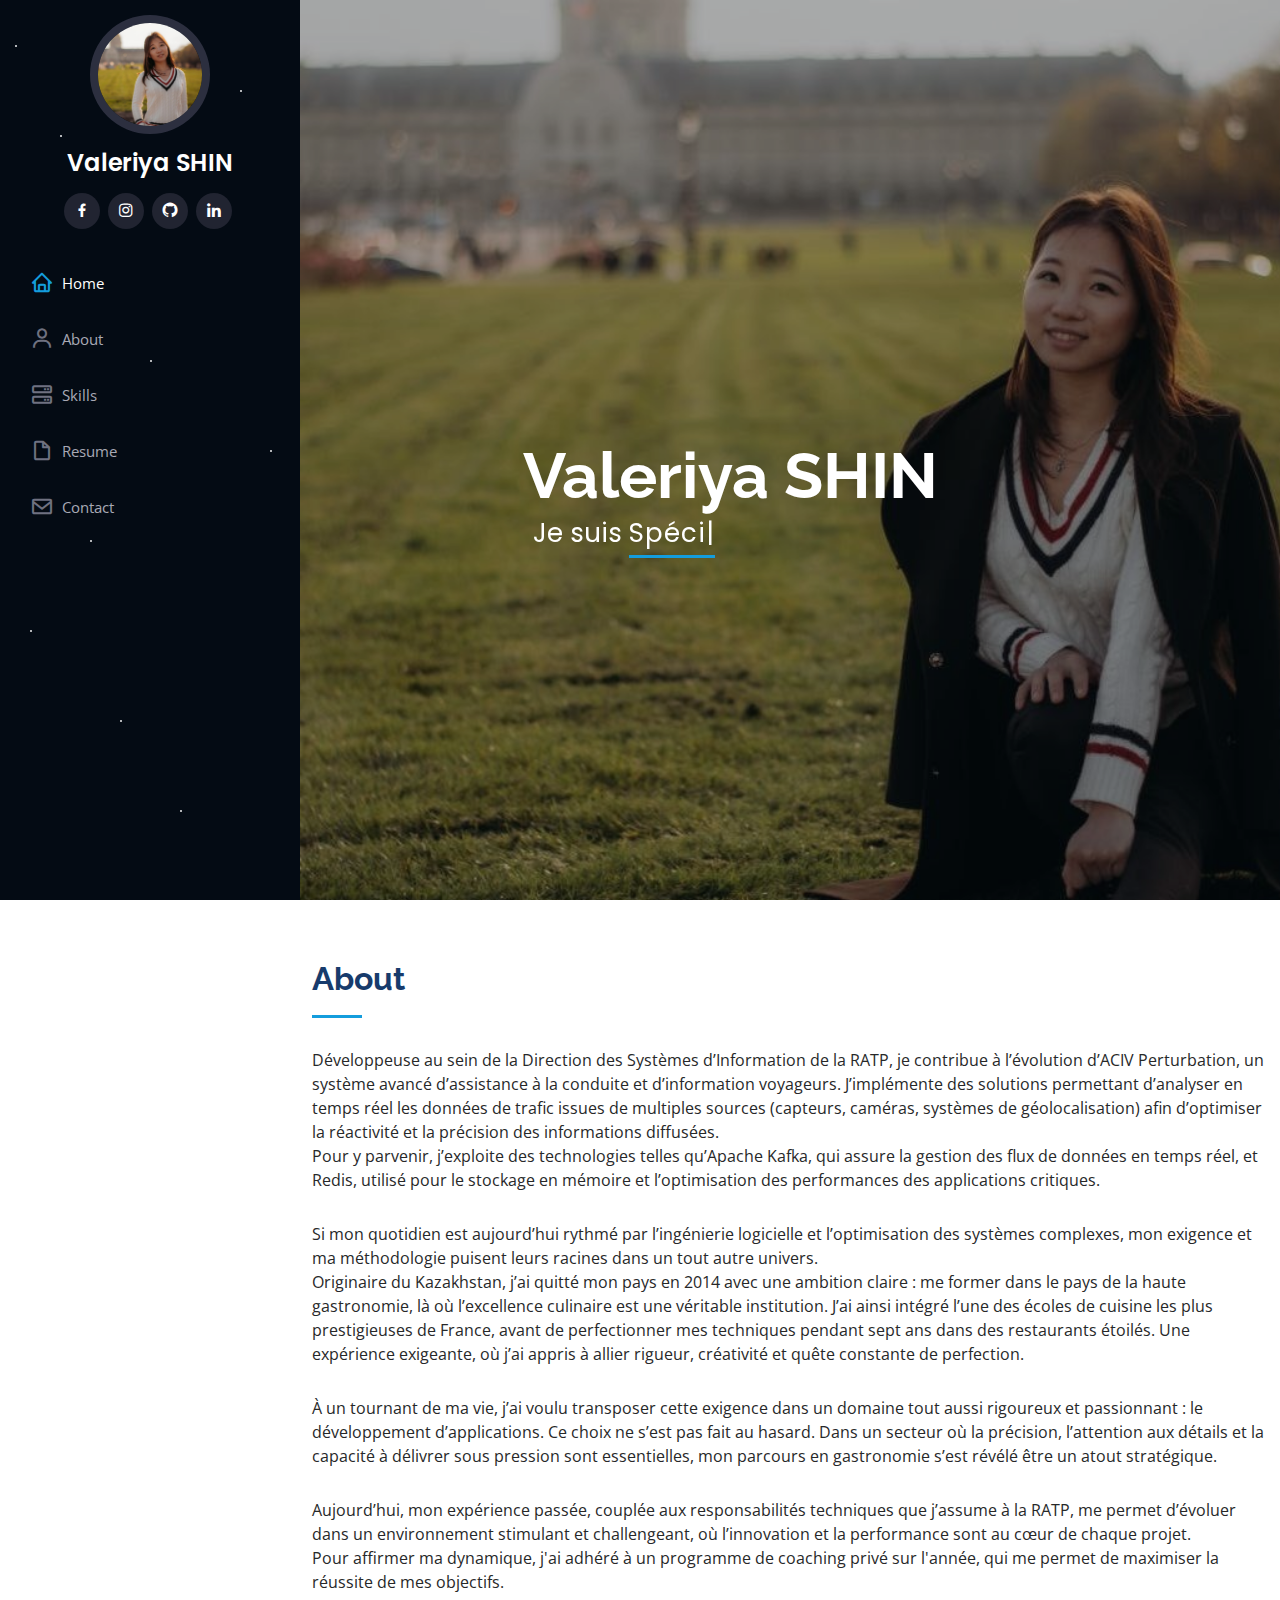
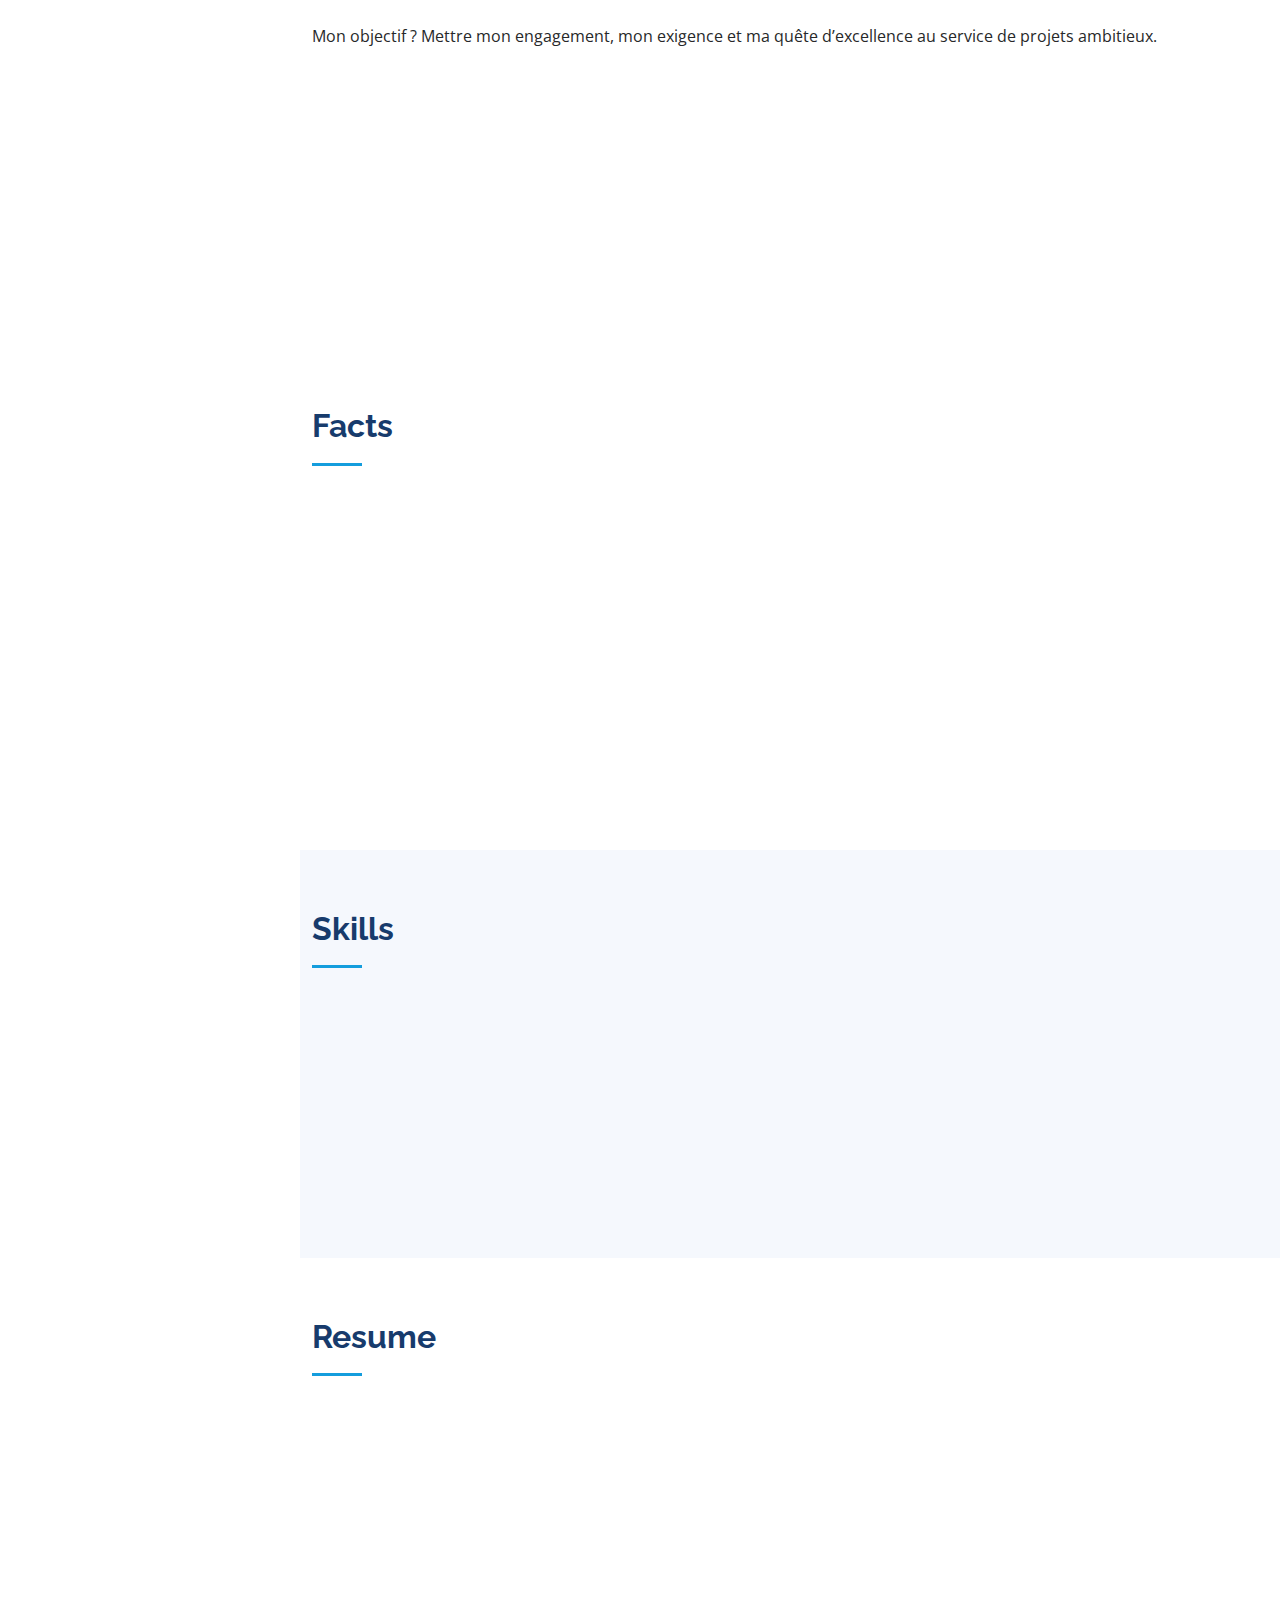
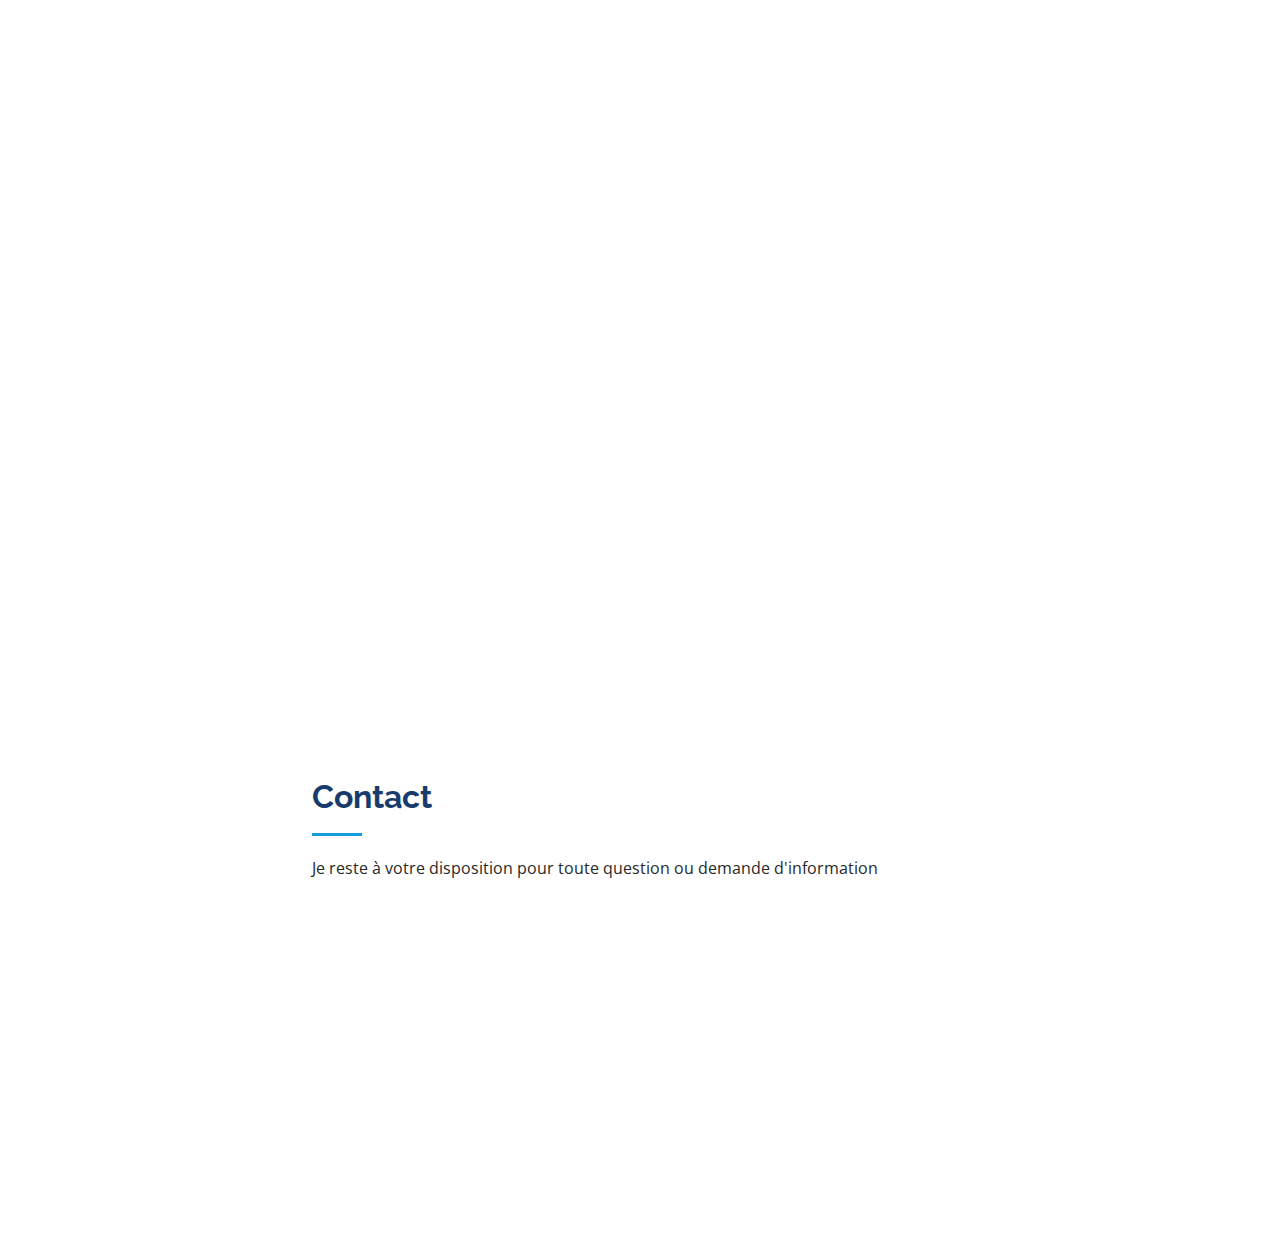
<file: index.html>
<!DOCTYPE html>
<html lang="fr">

<head>
  <meta charset="utf-8">
  <meta content="width=device-width, initial-scale=1.0" name="viewport">

  <title>Portfolio Valeriya SHIN</title>
  <meta content="" name="description">
  <meta content="" name="keywords">

  <!-- Favicons -->
  <link href="assets/img/favicon.png" rel="icon">
  <link href="assets/img/apple-touch-icon.png" rel="apple-touch-icon">

  <!-- Google Fonts -->
  <link
    href="https://fonts.googleapis.com/css?family=Open+Sans:300,300i,400,400i,600,600i,700,700i|Raleway:300,300i,400,400i,500,500i,600,600i,700,700i|Poppins:300,300i,400,400i,500,500i,600,600i,700,700i"
    rel="stylesheet">

  <!-- Vendor CSS Files -->
  <link href="assets/vendor/aos/aos.css" rel="stylesheet">
  <link href="assets/vendor/bootstrap/css/bootstrap.min.css" rel="stylesheet">
  <link href="assets/vendor/bootstrap-icons/bootstrap-icons.css" rel="stylesheet">
  <link href="assets/vendor/boxicons/css/boxicons.min.css" rel="stylesheet">
  <link href="assets/vendor/glightbox/css/glightbox.min.css" rel="stylesheet">
  <link href="assets/vendor/swiper/swiper-bundle.min.css" rel="stylesheet">

  <!-- Template Main CSS File -->
  <link href="assets/css/styles.css" rel="stylesheet">

</head>

<body>
  <!-- ======= Mobile nav toggle button ======= -->
  <i class="bi bi-list mobile-nav-toggle d-xl-none"></i>
  <!-- ======= Header ======= -->
  <header id="header">
    <!-- Start Stars -->
    <div class="stars-container">
      <div class="star"></div>
      <div class="star"></div>
      <div class="star"></div>
      <div class="star"></div>
      <div class="star"></div>
      <div class="star"></div>
      <div class="star"></div>
      <div class="star"></div>
      <div class="star"></div>
      <div class="star"></div>
    </div>
    <!-- End Stars -->
    <div class="d-flex flex-column">
      <div class="profile">
        <img src="assets/img/profil.jpg" alt="" class="img-fluid rounded-circle">
        <h1 class="text-light"><a href="index.html">Valeriya SHIN</a></h1>
        <div class="social-links mt-3 text-center">
          <a href="https://www.facebook.com/vs1518" class="facebook"><i class="bx bxl-facebook"></i></a>
          <a href="https://www.instagram.com/vs1518/" class="instagram"><i class="bx bxl-instagram"></i></a>
          <a href="https://github.com/vs1518" class="google-plus"><i class="bx bxl-github"></i></a>
          <a href="https://www.linkedin.com/in/vs1518/" class="linkedin"><i class="bx bxl-linkedin"></i></a>
        </div>
      </div>

      <nav id="" class="nav-menu navbar">
        <ul>
          <li><a href="#hero" class="nav-link scrollto active"><i class="bx bx-home"></i> <span>Home</span></a></li>
          <li><a href="#about" class="nav-link scrollto"><i class="bx bx-user"></i> <span>About</span></a></li>
          <li><a href="#skills" class="nav-link scrollto"><i class="bx bx-server"></i> <span>Skills</span></a></li>
          <li><a href="#resume" class="nav-link scrollto"><i class="bx bx-file-blank"></i> <span>Resume</span></a></li>
          <li><a href="#contact" class="nav-link scrollto"><i class="bx bx-envelope"></i> <span>Contact</span></a></li>
        </ul>
      </nav><!-- .nav-menu -->
    </div>
  </header><!-- End Header -->

  <!-- ======= Hero Section ======= -->
  <section id="hero" class="d-flex flex-column justify-content-center align-items-center">
    <div class="hero-container" data-aos="fade-in">
      <h1>Valeriya SHIN</h1>
      <p>Je suis <span class="typed" data-typed-items="Spécialiste Java Spring & AWS , En alternance à la DSI RATP"></span></p>

    </div>
  </section><!-- End Hero -->

  <main id="main">

    <!-- ======= About Section ======= -->
    <section id="about" class="about">
      <div class="container">

        <div class="section-title">
          <h2>About</h2>
            <p class="space-before-1">Développeuse au sein de la Direction des Systèmes d’Information de la RATP, 
              je contribue à l’évolution d’ACIV Perturbation, un système avancé d’assistance à la conduite et d’information voyageurs. J’implémente des solutions permettant d’analyser en temps réel les données de trafic issues de multiples sources (capteurs, caméras, systèmes de géolocalisation) afin d’optimiser la réactivité et la précision des informations diffusées.</p>
              <p>Pour y parvenir, j’exploite des technologies telles qu’Apache Kafka, qui assure la gestion des flux de données en temps réel, et Redis, utilisé pour le 
              stockage en mémoire et l’optimisation des performances des applications critiques.</p>
            <p class="space-before-1">Si mon quotidien est aujourd’hui rythmé par l’ingénierie logicielle et l’optimisation des systèmes complexes, mon exigence et ma méthodologie puisent leurs racines dans un tout autre univers.</p>
            <p>Originaire du Kazakhstan, j’ai quitté mon pays en 2014 avec une ambition claire : me former dans le pays de la haute gastronomie, là où l’excellence culinaire est une véritable institution. J’ai ainsi intégré l’une des écoles de cuisine les plus prestigieuses de France, avant de perfectionner mes 
            techniques pendant sept ans dans des restaurants étoilés. Une expérience exigeante, où j’ai appris à allier rigueur, créativité et quête constante de perfection.</p>
            <p class="space-before-1">À un tournant de ma vie, j’ai voulu transposer cette exigence dans un domaine tout aussi rigoureux et passionnant : le développement d’applications. Ce choix ne s’est pas fait au hasard. Dans un secteur où la précision, l’attention aux détails et la capacité à délivrer sous pression sont essentielles, mon parcours en gastronomie s’est révélé être un atout stratégique.</p>
            <p class="space-before-1">Aujourd’hui, mon expérience passée, couplée aux responsabilités techniques que j’assume à la RATP, me permet d’évoluer dans un environnement stimulant et challengeant, où l’innovation et la performance sont au cœur de chaque projet.</p>
            <p>Pour affirmer ma dynamique, j'ai adhéré à un programme de coaching privé sur l'année, qui me permet de maximiser la réussite de mes objectifs.</p>
            <p class="space-before-1">Mon objectif ? Mettre mon engagement, mon exigence et ma quête d’excellence au service de projets ambitieux.</p>
        

        </div>

        <div class="row">
          <div class="col-lg-4" data-aos="fade-right">
            <img src="assets/img/profil.jpg" class="img-fluid" alt="">
          </div>
          <div class="col-lg-8 pt-4 pt-lg-0 content" data-aos="fade-left">
            <h3>Web Développeuse</h3>
            <div class="row">
              <div class="col-lg-6">
                <ul>
                  <li><i class="bi bi-chevron-right"></i> <strong>Birthday:</strong> <span>18 août 1995</span></li>
                  <li><i class="bi bi-chevron-right"></i> <strong>Phone:</strong> <span>+33 7 83 16 61 77</span></li>
                  <li><i class="bi bi-chevron-right"></i> <strong>City:</strong> <span>Paris, France</span></li>
                </ul>
              </div>
              <div class="col-lg-6">
                <ul>
                  <li><i class="bi bi-chevron-right"></i> <strong>Degree:</strong> <span>Master EFREI</span></li>
                  <li><i class="bi bi-chevron-right"></i> <strong>Email:</strong>
                    <span>shinvaleriya1808@gmail.com</span></li>
                </ul>
              </div>
            </div>
          </div>
        </div>

      </div>
    </section><!-- End About Section -->

    <!-- ======= Facts Section ======= -->
    <section id="facts" class="facts">
      <div class="container">

        <div class="section-title">
          <h2>Facts</h2>
        </div>

        <div class="row no-gutters">

          <div class="col-lg-3 col-md-6 d-md-flex align-items-md-stretch" data-aos="fade-up">
            <div class="count-box">
              <i class="bi bi-people"></i>
              <span data-purecounter-start="0" data-purecounter-end="5" data-purecounter-duration="1"
                class="purecounter"></span>
              <p><strong>Langues</strong> : 
                <br><em>russe</em>(langue maternelle), 
                <br><em>français</em>(courant), 
                <br><em>anglais</em> (courant), 
                <br><em>kazakhe</em>(notions), 
                <br><em>allemande </em>(notions)</p>
            </div>
          </div>

          <div class="col-lg-3 col-md-6 d-md-flex align-items-md-stretch" data-aos="fade-up" data-aos-delay="100">
            <div class="count-box">
              <i class="bi bi-calendar-event"></i>
              <span data-purecounter-start="0" data-purecounter-end="7" data-purecounter-duration="1"
                class="purecounter"></span>
              <p><strong>Années </strong> à travaillé dans les restaurants etoilés</p>
            </div>
          </div>

          <div class="col-lg-3 col-md-6 d-md-flex align-items-md-stretch" data-aos="fade-up" data-aos-delay="200">
            <div class="count-box">
              <i class="bi bi-hourglass"></i>
              <span data-purecounter-start="0" data-purecounter-end="2000" data-purecounter-duration="1"
                class="purecounter"></span>
              <p><strong>Heures de travail</strong> non-stop</p>
            </div>
          </div>

          <div class="col-lg-3 col-md-6 d-md-flex align-items-md-stretch" data-aos="fade-up" data-aos-delay="300">
            <div class="count-box">
              <i class="bi bi-file-earmark-check"></i>
              <span data-purecounter-start="0" data-purecounter-end="15" data-purecounter-duration="1"
                class="purecounter"></span>
              <p><strong>Projets</strong> réussis en équipe</p>
            </div>
          </div>

        </div>

      </div>
    </section><!-- End Facts Section -->

    <!-- ======= Skills Section ======= -->
    <section id="skills" class="skills section-bg">
      <div class="container">

        <div class="section-title">
          <h2>Skills</h2>
        </div>

        <div class="row skills-content">

          <div class="col-lg-6" data-aos="fade-up">

            <div class="progress">
              <span class="skill">Java<i class="val">90%</i></span>
              <div class="progress-bar-wrap">
                <div class="progress-bar" role="progressbar" aria-valuenow="90" aria-valuemin="0" aria-valuemax="100">
                </div>
              </div>
            </div>

            <div class="progress">
              <span class="skill">Spring <i class="val">90%</i></span>
              <div class="progress-bar-wrap">
                <div class="progress-bar" role="progressbar" aria-valuenow="90" aria-valuemin="0" aria-valuemax="100">
                </div>
              </div>
            </div>

            <div class="progress">
              <span class="skill">AWS <i class="val">80%</i></span>
              <div class="progress-bar-wrap">
                <div class="progress-bar" role="progressbar" aria-valuenow="80" aria-valuemin="0" aria-valuemax="100">
                </div>
              </div>
            </div>

          </div>

          <div class="col-lg-6" data-aos="fade-up" data-aos-delay="100">
          </div>

        </div>

      </div>
    </section><!-- End Skills Section -->

    <!-- ======= Resume Section ======= -->
    <section id="resume" class="resume">
      <div class="container">

        <div class="section-title">
          <h2>Resume</h2>
        </div>

        <div class="row">
          <div class="col-lg-6" data-aos="fade-up">
            <h3 class="resume-title">Education</h3>
            <div class="resume-item">
              <h4>Diplôme de Dev Manager FullStack<p>Bac +5</p>
              </h4>
              <h5>en cours</h5>
              <p><em>EFREI, Paris, France</em></p>
              <p>EFREI forme des experts en technologies de l'information, combinant excellence technique et compétences en innovation pour répondre aux enjeux du numérique et du digital.</p>

            </div>

            <div class="resume-item">
              <h4>Diplôme de concepteur développeur d’application <p>Bac +3/4</p>
              </h4>
              <h5>2023</h5>
              <p><em>DesCodeuses, Paris, France</em></p>
              <p>DesCodeuses transforme les trajectoires sociales des femmes des quartiers populaires grâce aux métiers Tech et à l'empowerment collectif. </p>
            </div>

            <div class="resume-item">
              <h4>Diplôme de cuisine</h4>
              <h5>2014-2015</h5>
              <p><em>Le Cordon Bleu, Paris, France</em></p>
              <p>Le Cordon Bleu Paris est une école culinaire de renommée internationale, qui a formé certains des plus grands chefs du monde.  </p>
            </div>
          </div>
          <div class="col-lg-6" data-aos="fade-up" data-aos-delay="100">
            <h3 class="resume-title">Professional Experience</h3>
            <div class="resume-item">
              <h4>Cheffe de cuisine</h4>
              <h5>2021-2022</h5>
              <p><em>Paris, France </em></p>
              <ul>
                <li>Création de menus innovants en utilisant des ingrédients frais et locaux,</li>
                <li>Gestion efficace des approvisionnements, des inventaires et des coûts </li>
                <li>Encadrement du personnel de cuisine, planification des horaires, gestion des tâches</li>
                <li>Collaboration avec les fournisseurs</li>
                <li>Élaboration et application des normes d'hygiène et de sécurité alimentaire</li>
              </ul>
            </div>
            <div class="resume-item">
              <h4>Chef de partie</h4>
              <h5>2021-2016
              </h5>
              <p><em>Paris, France </em></p>
              <ul>
                <li>Préparation des garnitures, sauces et autres composants nécessaires pour les différents</li>
                <li>Supervision de la cuisson des aliments, du dressage des assiettes</li>
                <li>Formation et encadrement des apprentis et des commis de cuisine</li>
                <li>Contribution à l'élaboration des menus et à l'amélioration des recettes</li>
              </ul>
            </div>
          </div>
        </div>

      </div>
    </section><!-- End Resume Section -->

    <section id="contact" class="contact">
      <div class="container">

        <div class="section-title">
          <h2>Contact</h2>
          <p>Je reste à votre disposition pour toute question ou demande d'information</p>
        </div>

        <div class="row" data-aos="fade-in">

              <div class="email">
                <i class="bi bi-envelope"></i>
                <h4>Email:</h4>
                <p>shinvaleriya1808@gmail.com</p>
              </div>

              <div class="phone">
                <i class="bi bi-phone"></i>
                <h4>Portable:</h4>
                <p>+33 7 83 16 61 77</p>
              </div>
            </div>
        </div>

      </div>
    </section><!-- End Contact Section -->

  </main><!-- End #main -->



  <a href="#" class="back-to-top d-flex align-items-center justify-content-center"><i
      class="bi bi-arrow-up-short"></i></a>

  <!-- Vendor JS Files -->
  <script src="assets/vendor/purecounter/purecounter_vanilla.js"></script>
  <script src="assets/vendor/aos/aos.js"></script>
  <script src="assets/vendor/bootstrap/js/bootstrap.bundle.min.js"></script>
  <script src="assets/vendor/glightbox/js/glightbox.min.js"></script>
  <script src="assets/vendor/isotope-layout/isotope.pkgd.min.js"></script>
  <script src="assets/vendor/swiper/swiper-bundle.min.js"></script>
  <script src="assets/vendor/typed.js/typed.min.js"></script>
  <script src="assets/vendor/waypoints/noframework.waypoints.js"></script>
  <script src="assets/vendor/php-email-form/validate.js"></script>

  <!-- Template Main JS File -->
  <script src="assets/js/main.js"></script>
  <script src="https://code.jquery.com/jquery-1.7.1.min.js" type="text/javascript"></script>


</body>

</html>
</file>
<file: assets/css/styles.css>
/**
* Template Name: iPortfolio
* Updated: Mar 10 2023 with Bootstrap v5.2.3
* Template URL: https://bootstrapmade.com/iportfolio-bootstrap-portfolio-websites-template/
* Author: BootstrapMade.com
* License: https://bootstrapmade.com/license/
*/

/*--------------------------------------------------------------
# General
--------------------------------------------------------------*/


body {
  font-family: "Open Sans", sans-serif;
  color: #272829;
}


.space-before-1 {
  margin-top: 30px;
}

a {
  color: #149ddd;
  text-decoration: none;
}

a:hover {
  color: #37b3ed;
  text-decoration: none;
}

h1,
h2,
h3,
h4,
h5,
h6 {
  font-family: "Raleway", sans-serif;
}

/*--------------------------------------------------------------
# Back to top button
--------------------------------------------------------------*/
.back-to-top {
  position: fixed;
  visibility: hidden;
  opacity: 0;
  right: 15px;
  bottom: 15px;
  z-index: 996;
  background: #149ddd;
  width: 40px;
  height: 40px;
  border-radius: 50px;
  transition: all 0.4s;
}

.back-to-top i {
  font-size: 28px;
  color: #fff;
  line-height: 0;
}

.back-to-top:hover {
  background: #2eafec;
  color: #fff;
}

.back-to-top.active {
  visibility: visible;
  opacity: 1;
}

/*--------------------------------------------------------------
# Header
-------------
------------------------------------------------*/
/* Start Stars */
.stars-container {
  position: absolute;
  top: 0;
  left: 0;
  width: 100%;
  height: 100%;
  overflow: hidden;
}

.star {
  position: absolute;
  width: 2px;
  height: 2px;
  background-color: #fff;
  opacity: 0.7;
  animation: moveStars linear infinite;
}

@keyframes moveStars {
  0% { transform: translateY(0); }
  100% { transform: translateY(100vh); }
}

/* Add more star styles as needed */
.star:nth-child(1) { left: 5%; top: 5%; animation-duration: 20s; }
.star:nth-child(2) { left: 20%; top: 15%; animation-duration: 50s; }
.star:nth-child(3) { left: 70%; top: 25%; animation-duration: 20s; }
.star:nth-child(4) { left: 80%; top: 10%; animation-duration: 40s; }
.star:nth-child(5) { left: 50%; top: 40%; animation-duration: 30s; }
.star:nth-child(6) { left: 30%; top: 60%; animation-duration: 36s; }
.star:nth-child(7) { left: 10%; top: 70%; animation-duration: 24s; }
.star:nth-child(8) { left: 40%; top: 80%; animation-duration: 22s; }
.star:nth-child(9) { left: 90%; top: 50%; animation-duration: 30s; }
.star:nth-child(10) { left: 60%; top: 90%; animation-duration: 31s; }
.star:nth-child(11) { left: 15%; top: 85%; animation-duration: 37s; }
.star:nth-child(12) { left: 75%; top: 75%; animation-duration: 28s; }
/* End Stars */


#header {
  position: fixed;
  top: 0;
  left: 0;
  bottom: 0;
  width: 300px;
  transition: all ease-in-out 0.5s;
  z-index: 9997;
  transition: all 0.5s;
  padding: 0 15px;
  background: #040b14;
  overflow-y: hidden;
}

#header .profile img {
  margin: 15px auto;
  display: block;
  width: 120px;
  border: 8px solid #2c2f3f;
}

#header .profile h1 {
  font-size: 24px;
  margin: 0;
  padding: 0;
  font-weight: 600;
  -moz-text-align-last: center;
  text-align-last: center;
  font-family: "Poppins", sans-serif;
}

#header .profile h1 a,
#header .profile h1 a:hover {
  color: #fff;
  text-decoration: none;
}

#header .profile .social-links a {
  font-size: 18px;
  display: inline-block;
  background: #212431;
  color: #fff;
  line-height: 1;
  padding: 8px 0;
  margin-right: 4px;
  border-radius: 50%;
  text-align: center;
  width: 36px;
  height: 36px;
  transition: 0.3s;
  position: relative;
}

#header .profile .social-links a:hover {
  background: #149ddd;
  color: #fff;
  text-decoration: none;
}

#main {
  margin-left: 300px;
}



@media (max-width: 1199px) {
  #header {
    left: -300px;
  }

  #main {
    margin-left: 0;
  }
}

/*--------------------------------------------------------------
# Navigation Menu
--------------------------------------------------------------*/
/* Desktop Navigation */
.nav-menu {
  padding: 30px 0 0 0;
}

.nav-menu * {
  margin: 0;
  padding: 0;
  list-style: none;
}

.nav-menu>ul>li {
  position: relative;
  white-space: nowrap;
}

.nav-menu a,
.nav-menu a:focus {
  display: flex;
  align-items: center;
  color: #a8a9b4;
  padding: 12px 15px;
  margin-bottom: 8px;
  transition: 0.3s;
  font-size: 15px;
}

.nav-menu a i,
.nav-menu a:focus i {
  font-size: 24px;
  padding-right: 8px; 
  color: #6f7180;
}

.nav-menu a:hover,
.nav-menu .active,
.nav-menu .active:focus,
.nav-menu li:hover>a {
  text-decoration: none;
  color: #fff;
}

.nav-menu a:hover i,
.nav-menu .active i,
.nav-menu .active:focus i,
.nav-menu li:hover>a i {
  color: #149ddd;
}

/* Mobile Navigation */
.mobile-nav-toggle {
  position: fixed;
  left: 15px;
  top: 15px;
  z-index: 9998;
  border: 0;
  font-size: 24px;
  transition: all 0.4s;
  outline: none !important;
  background-color: #149ddd;
  color: #fff;
  width: 40px;
  height: 40px;
  display: inline-flex;
  align-items: center;
  justify-content: center;
  line-height: 0;
  border-radius: 50px;
  cursor: pointer;
}

.mobile-nav-active {
  overflow: hidden;
}

.mobile-nav-active #header {
  left: 0;
}

/*--------------------------------------------------------------
# Hero Section
--------------------------------------------------------------*/
#hero {
  width: 100%;
  height: 100vh;
  background: url("../img/Profil2.jpg");
  background-size: cover;
}

#hero:before {
  content: "";
  background: rgba(5, 13, 24, 0.3);
  position: absolute;
  bottom: 0;
  top: 0;
  left: 0;
  right: 0;
  z-index: 1;
}

#hero .hero-container {
  position: relative;
  z-index: 2;
  min-width: 300px;
}

#hero h1 {
  margin: 100px 0 10px 180px;
  font-size: 64px;
  font-weight: 700;
  line-height: 56px;
  color: #fff;
}

#hero p {
  color: #fff;
  margin-bottom: 50px;
  margin: 0 0 0 190px;
  font-size: 26px;
  font-family: "Poppins", sans-serif;
}

#hero p span {
  color: #fff;
  padding-bottom: 4px;
  letter-spacing: 1px;
  border-bottom: 3px solid #149ddd;
}

@media (min-width: 1024px) {
  #hero {
    background-attachment: fixed;
  }
}

@media (max-width: 768px) {
  #hero h1 {
    font-size: 28px;
    line-height: 36px;
  }

  #hero h2 {
    font-size: 18px;
    line-height: 24px;
    margin-bottom: 30px;
  }
}

/*--------------------------------------------------------------
# Sections General
--------------------------------------------------------------*/
section {
  padding: 60px 0;
  overflow: hidden;
}

.section-bg {
  background: #f5f8fd;
}

.section-title {
  padding-bottom: 30px;
}

.section-title h2 {
  font-size: 32px;
  font-weight: bold;
  margin-bottom: 20px;
  padding-bottom: 20px;
  position: relative;
  color: #173b6c;
}

.section-title h2::after {
  content: "";
  position: absolute;
  display: block;
  width: 50px;
  height: 3px;
  background: #149ddd;
  bottom: 0;
  left: 0;
}

.section-title p {
  margin-bottom: 0;
}

/*--------------------------------------------------------------
# About
--------------------------------------------------------------*/
.about .content h3 {
  font-weight: 700;
  font-size: 26px;
  color: #173b6c;
  margin: 15px 0 60px 0px;
}

.about .content ul {
  list-style: none;
  padding: 0;
}

.about .content ul li {
  margin-bottom: 20px;
  display: flex;
  align-items: center;
}

.about .content ul strong {
  margin-right: 10px;
}

.about .content ul i {
  font-size: 16px;
  margin-right: 5px;
  color: #149ddd;
  line-height: 0;
}

.about .content p:last-child {
  margin-bottom: 0;
}

/*--------------------------------------------------------------
# Facts
--------------------------------------------------------------*/
.facts {
  padding-bottom: 30px;
  margin-top: -90px;
}

.facts .count-box {
  padding: 30px;
  width: 100%;
}

.facts .count-box i {
  display: block;
  font-size: 44px;
  color: #149ddd;
  float: left;
  line-height: 0;
}

.facts .count-box span {
  font-size: 48px;
  line-height: 40px;
  display: block;
  font-weight: 700;
  color: #050d18;
  margin-left: 60px;
}

.facts .count-box p {
  padding: 15px 0 0 0;
  margin: 0 0 0 60px;
  font-family: "Raleway", sans-serif;
  font-size: 14px;
  color: #122f57;
}

.facts .count-box a {
  font-weight: 600;
  display: block;
  margin-top: 20px;
  color: #122f57;
  font-size: 15px;
  font-family: "Poppins", sans-serif;
  transition: ease-in-out 0.3s;
}

.facts .count-box a:hover {
  color: #1f5297;
}

/*--------------------------------------------------------------
# Akills
--------------------------------------------------------------*/
.skills .progress {
  height: 60px;
  display: block;
  background: none;
  border-radius: 0;
}

.skills .progress .skill {
  padding: 0;
  margin: 0 0 6px 0;
  text-transform: uppercase;
  display: block;
  font-weight: 600;
  font-family: "Poppins", sans-serif;
  color: #050d18;
}

.skills .progress .skill .val {
  float: right;
  font-style: normal;
}

.skills .progress-bar-wrap {
  background: #dce8f8;
  height: 10px;
}

.skills .progress-bar {
  width: 1px;
  height: 10px;
  transition: 0.9s;
  background-color: #149ddd;
}

/*--------------------------------------------------------------
# Resume
--------------------------------------------------------------*/
.resume .resume-title {
  font-size: 26px;
  font-weight: 700;
  margin-top: 20px;
  margin-bottom: 20px;
  color: #050d18;
}

.resume .resume-item {
  padding: 0 0 20px 20px;
  margin-top: -2px;
  border-left: 2px solid #1f5297;
  position: relative;
}

.resume .resume-item h4 {
  line-height: 18px;
  font-size: 18px;
  font-weight: 600;
  text-transform: uppercase;
  font-family: "Poppins", sans-serif;
  color: #050d18;
  margin-bottom: 10px;
}

.resume .resume-item h5 {
  font-size: 16px;
  background: #e4edf9;
  padding: 5px 15px;
  display: inline-block;
  font-weight: 600;
  margin-bottom: 10px;
}

.resume .resume-item ul {
  padding-left: 20px;
}

.resume .resume-item ul li {
  padding-bottom: 10px;
}

.resume .resume-item:last-child {
  padding-bottom: 0;
}

.resume .resume-item::before {
  content: "";
  position: absolute;
  width: 16px;
  height: 16px;
  border-radius: 50px;
  left: -9px;
  top: 0;
  background: #fff;
  border: 2px solid #1f5297;
}

/*--------------------------------------------------------------
# Portfolio
--------------------------------------------------------------*/
.portfolio .portfolio-item {
  margin-bottom: 30px;
}

.portfolio #portfolio-flters {
  padding: 0;
  margin: 0 auto 35px auto;
  list-style: none;
  text-align: center;
  background: #fff;
  border-radius: 50px;
  padding: 2px 15px;
}

.portfolio #portfolio-flters li {
  cursor: pointer;
  display: inline-block;
  padding: 10px 15px 8px 15px;
  font-size: 14px;
  font-weight: 600;
  line-height: 1;
  text-transform: uppercase;
  color: #272829;
  margin-bottom: 5px;
  transition: all 0.3s ease-in-out;
}

.portfolio #portfolio-flters li:hover,
.portfolio #portfolio-flters li.filter-active {
  color: #149ddd;
}

.portfolio #portfolio-flters li:last-child {
  margin-right: 0;
}

.portfolio .portfolio-wrap {
  transition: 0.3s;
  position: relative;
  overflow: hidden;
  z-index: 1;
}

.portfolio .portfolio-wrap::before {
  content: "";
  background: rgba(255, 255, 255, 0.5);
  position: absolute;
  left: 0;
  right: 0;
  top: 0;
  bottom: 0;
  transition: all ease-in-out 0.3s;
  z-index: 2;
  opacity: 0;
}

.portfolio .portfolio-wrap .portfolio-links {
  opacity: 1;
  left: 0;
  right: 0;
  bottom: -60px;
  z-index: 3;
  position: absolute;
  transition: all ease-in-out 0.3s;
  display: flex;
  justify-content: center;
}

.portfolio .portfolio-wrap .portfolio-links a {
  color: #fff;
  font-size: 28px;
  text-align: center;
  background: rgba(20, 157, 221, 0.75);
  transition: 0.3s;
  width: 50%;
}

.portfolio .portfolio-wrap .portfolio-links a:hover {
  background: rgba(20, 157, 221, 0.95);
}

.portfolio .portfolio-wrap .portfolio-links a+a {
  border-left: 1px solid #37b3ed;
}

.portfolio .portfolio-wrap:hover::before {
  top: 0;
  left: 0;
  right: 0;
  bottom: 0;
  opacity: 1;
}

.portfolio .portfolio-wrap:hover .portfolio-links {
  opacity: 1;
  bottom: 0;
}

/*--------------------------------------------------------------
# Portfolio Details
--------------------------------------------------------------*/
.portfolio-details {
  padding-top: 40px;
}

.portfolio-details .portfolio-details-slider img {
  width: 100%;
}

.portfolio-details .portfolio-details-slider .swiper-pagination {
  margin-top: 20px;
  position: relative;
}

.portfolio-details .portfolio-details-slider .swiper-pagination .swiper-pagination-bullet {
  width: 12px;
  height: 12px;
  background-color: #fff;
  opacity: 1;
  border: 1px solid #149ddd;
}

.portfolio-details .portfolio-details-slider .swiper-pagination .swiper-pagination-bullet-active {
  background-color: #149ddd;
}

.portfolio-details .portfolio-info {
  padding: 30px;
  box-shadow: 0px 0 30px rgba(5, 13, 24, 0.08);
}

.portfolio-details .portfolio-info h3 {
  font-size: 22px;
  font-weight: 700;
  margin-bottom: 20px;
  padding-bottom: 20px;
  border-bottom: 1px solid #eee;
}

.portfolio-details .portfolio-info ul {
  list-style: none;
  padding: 0;
  font-size: 15px;
}

.portfolio-details .portfolio-info ul li+li {
  margin-top: 10px;
}

.portfolio-details .portfolio-description {
  padding-top: 30px;
}

.portfolio-details .portfolio-description h2 {
  font-size: 26px;
  font-weight: 700;
  margin-bottom: 20px;
}

.portfolio-details .portfolio-description p {
  padding: 0;
}

/*--------------------------------------------------------------
# Services
--------------------------------------------------------------*/
.services .icon-box {
  margin-bottom: 20px;
}

.services .icon {
  float: left;
  display: flex;
  align-items: center;
  justify-content: center;
  width: 54px;
  height: 54px;
  background: #149ddd;
  border-radius: 50%;
  transition: 0.5s;
  border: 1px solid #149ddd;
}

.services .icon i {
  color: #fff;
  font-size: 24px;
  line-height: 0;
}

.services .icon-box:hover .icon {
  background: #fff;
}

.services .icon-box:hover .icon i {
  color: #149ddd;
}

.services .title {
  margin-left: 80px;
  font-weight: 700;
  margin-bottom: 15px;
  font-size: 18px;
}

.services .title a {
  color: #343a40;
}

.services .title a:hover {
  color: #149ddd;
}

.services .description {
  margin-left: 80px;
  line-height: 24px;
  font-size: 14px;
}

/*--------------------------------------------------------------
# Contact
--------------------------------------------------------------*/
.contact {
  padding-bottom: 130px;
}

.contact .info {
  padding: 30px;
  background: #fff;
  width: 100%;
  box-shadow: 0 0 24px 0 rgba(0, 0, 0, 0.12);
}

.contact .info i {
  font-size: 20px;
  color: #149ddd;
  float: left;
  width: 44px;
  height: 44px;
  background: #dff3fc;
  display: flex;
  justify-content: center;
  align-items: center;
  border-radius: 50px;
  transition: all 0.3s ease-in-out;
}

.contact .info h4 {
  padding: 0 0 0 60px;
  font-size: 22px;
  font-weight: 600;
  margin-bottom: 5px;
  color: #050d18;
}

.contact .info p {
  padding: 0 0 10px 60px;
  margin-bottom: 20px;
  font-size: 14px;
  color: #173b6c;
}

.contact .info .email p {
  padding-top: 5px;
}

.contact .info .social-links {
  padding-left: 60px;
}

.contact .info .social-links a {
  font-size: 18px;
  display: inline-block;
  background: #333;
  color: #fff;
  line-height: 1;
  padding: 8px 0;
  border-radius: 50%;
  text-align: center;
  width: 36px;
  height: 36px;
  transition: 0.3s;
  margin-right: 10px;
}

.contact .info .social-links a:hover {
  background: #149ddd;
  color: #fff;
}

.contact .info .email:hover i,
.contact .info .address:hover i,
.contact .info .phone:hover i {
  background: #149ddd;
  color: #fff;
}

.contact .php-email-form {
  width: 100%;
  padding: 30px;
  background: #fff;
  box-shadow: 0 0 24px 0 rgba(0, 0, 0, 0.12);
}

.contact .php-email-form .form-group {
  padding-bottom: 8px;
}

.contact .php-email-form .validate {
  display: none;
  color: red;
  margin: 0 0 15px 0;
  font-weight: 400;
  font-size: 13px;
}

.contact .php-email-form .error-message {
  display: none;
  color: #fff;
  background: #ed3c0d;
  text-align: left;
  padding: 15px;
  font-weight: 600;
}

.contact .php-email-form .error-message br+br {
  margin-top: 25px;
}

.contact .php-email-form .sent-message {
  display: none;
  color: #fff;
  background: #18d26e;
  text-align: center;
  padding: 15px;
  font-weight: 600;
}

.contact .php-email-form .loading {
  display: none;
  background: #fff;
  text-align: center;
  padding: 15px;
}

.contact .php-email-form .loading:before {
  content: "";
  display: inline-block;
  border-radius: 50%;
  width: 24px;
  height: 24px;
  margin: 0 10px -6px 0;
  border: 3px solid #18d26e;
  border-top-color: #eee;
  animation: animate-loading 1s linear infinite;
}

.contact .php-email-form .form-group {
  margin-bottom: 15px;
}

.contact .php-email-form label {
  padding-bottom: 8px;
}

.contact .php-email-form input,
.contact .php-email-form textarea {
  border-radius: 0;
  box-shadow: none;
  font-size: 14px;
}

.contact .php-email-form input {
  height: 44px;
}

.contact .php-email-form textarea {
  padding: 10px 15px;
}

.contact .php-email-form button[type=submit] {
  background: #149ddd;
  border: 0;
  padding: 10px 24px;
  color: #fff;
  transition: 0.4s;
  border-radius: 4px;
}

.contact .php-email-form button[type=submit]:hover {
  background: #37b3ed;
}

@keyframes animate-loading {
  0% {
    transform: rotate(0deg);
  }

  100% {
    transform: rotate(360deg);
  }
}

/*--------------------------------------------------------------
# Breadcrumbs
--------------------------------------------------------------*/
.breadcrumbs {
  padding: 20px 0;
  background: #f9f9f9;
}

.breadcrumbs h2 {
  font-size: 26px;
  font-weight: 300;
}

.breadcrumbs ol {
  display: flex;
  flex-wrap: wrap;
  list-style: none;
  padding: 0;
  margin: 0;
  font-size: 15px;
}

.breadcrumbs ol li+li {
  padding-left: 10px;
}

.breadcrumbs ol li+li::before {
  display: inline-block;
  padding-right: 10px;
  color: #0e2442;
  content: "/";
}

@media (max-width: 768px) {
  .breadcrumbs .d-flex {
    display: block !important;
  }

  .breadcrumbs ol {
    display: block;
  }

  .breadcrumbs ol li {
    display: inline-block;
  }
}

/*--------------------------------------------------------------
# Footer
--------------------------------------------------------------*/
#footer {
  padding: 15px;
  color: #f4f6fd;
  font-size: 14px;
  position: fixed;
  left: 0;
  bottom: 0;
  width: 300px;
  z-index: 9999;
  background: #040b14;
}

#footer .copyright {
  text-align: center;
}

#footer .credits {
  padding-top: 5px;
  text-align: center;
  font-size: 13px;
  color: #eaebf0;
}

@media (max-width: 1199px) {
  #footer {
    position: static;
    width: auto;
    padding-right: 20px 15px;
  }
}
</file>
